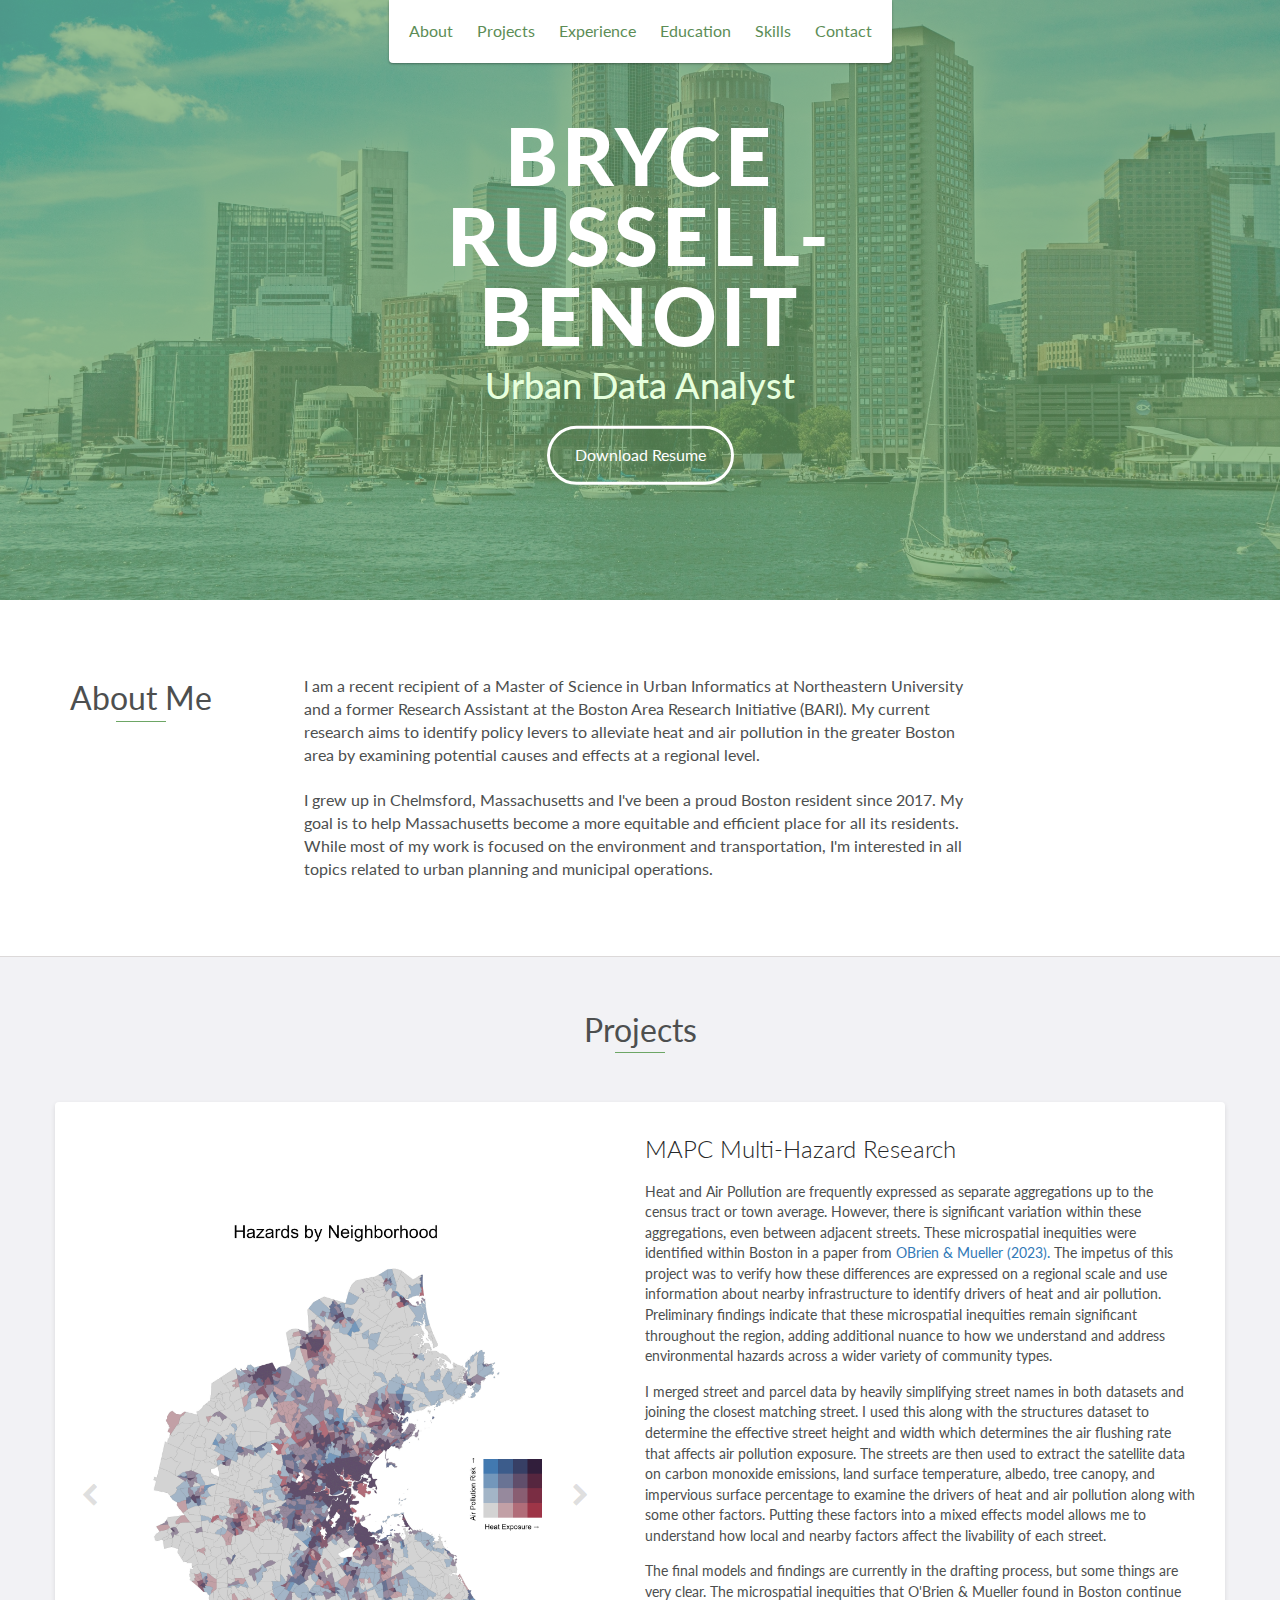
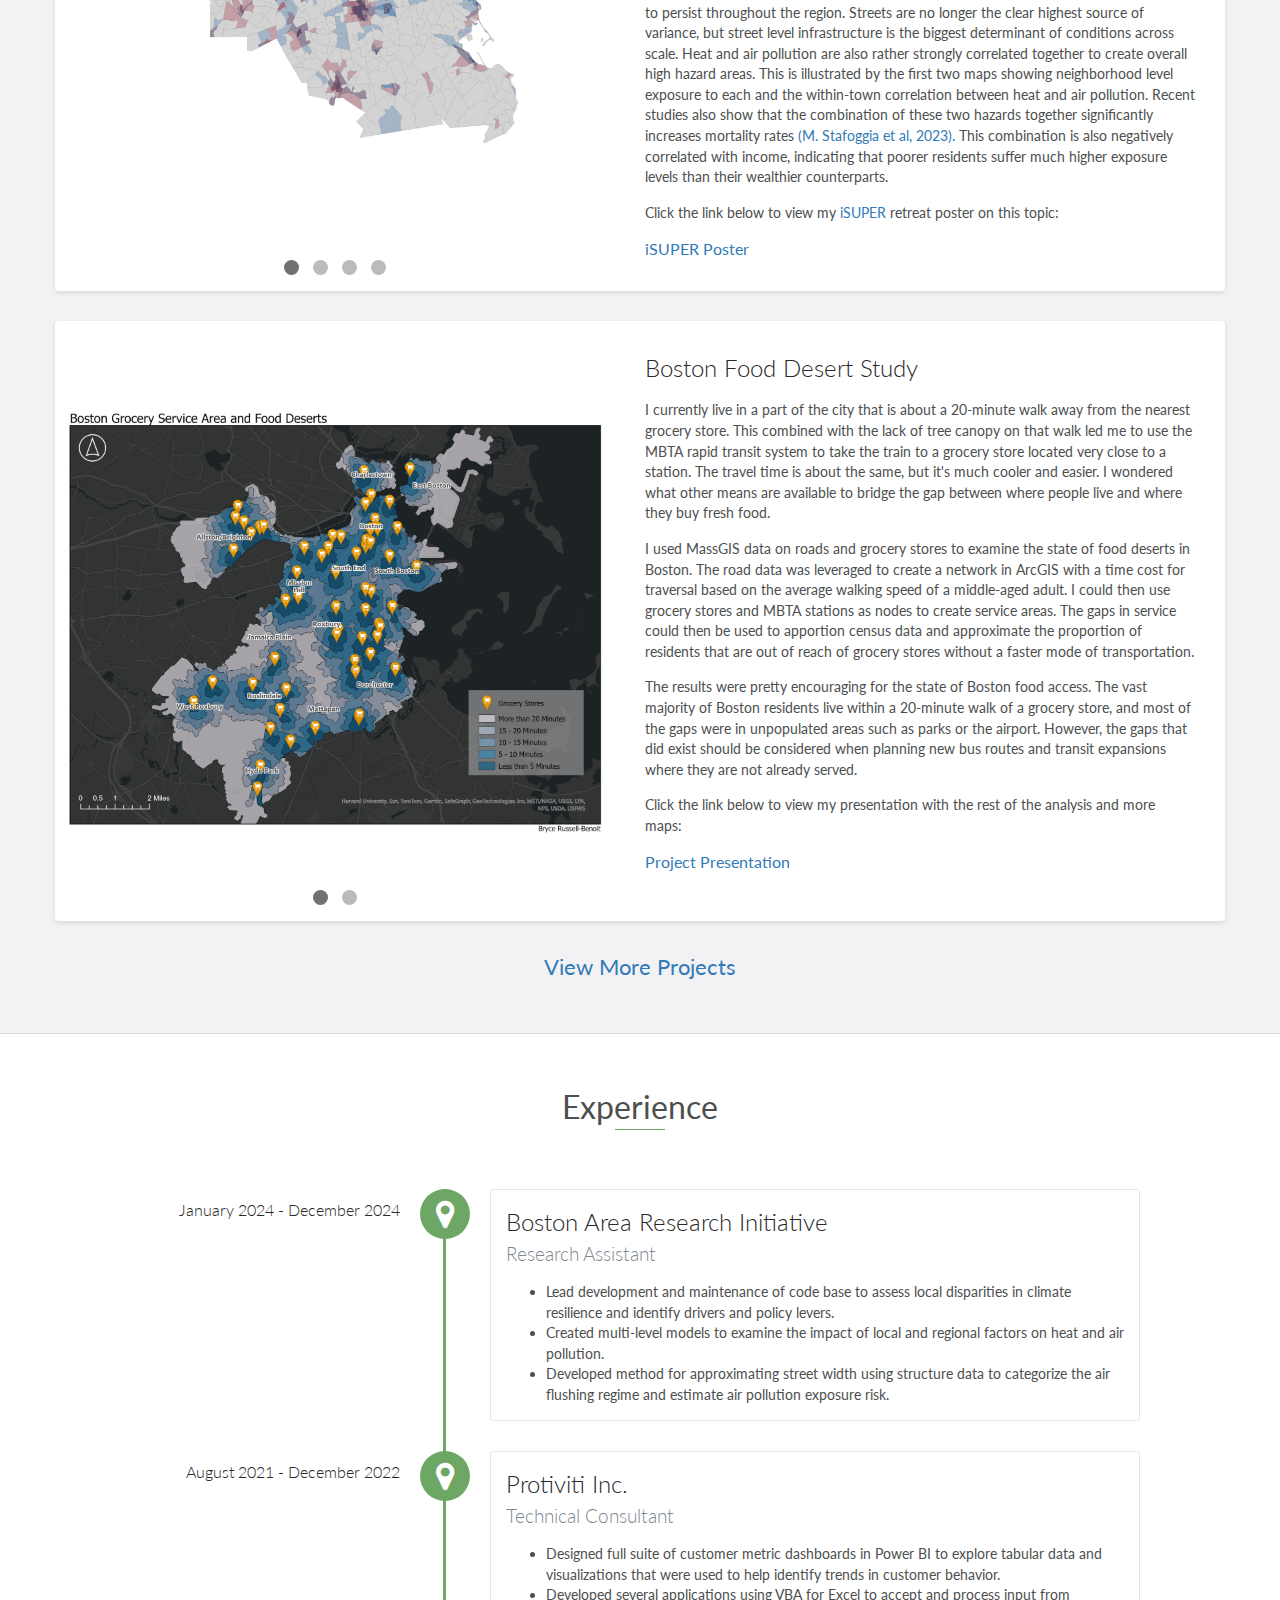
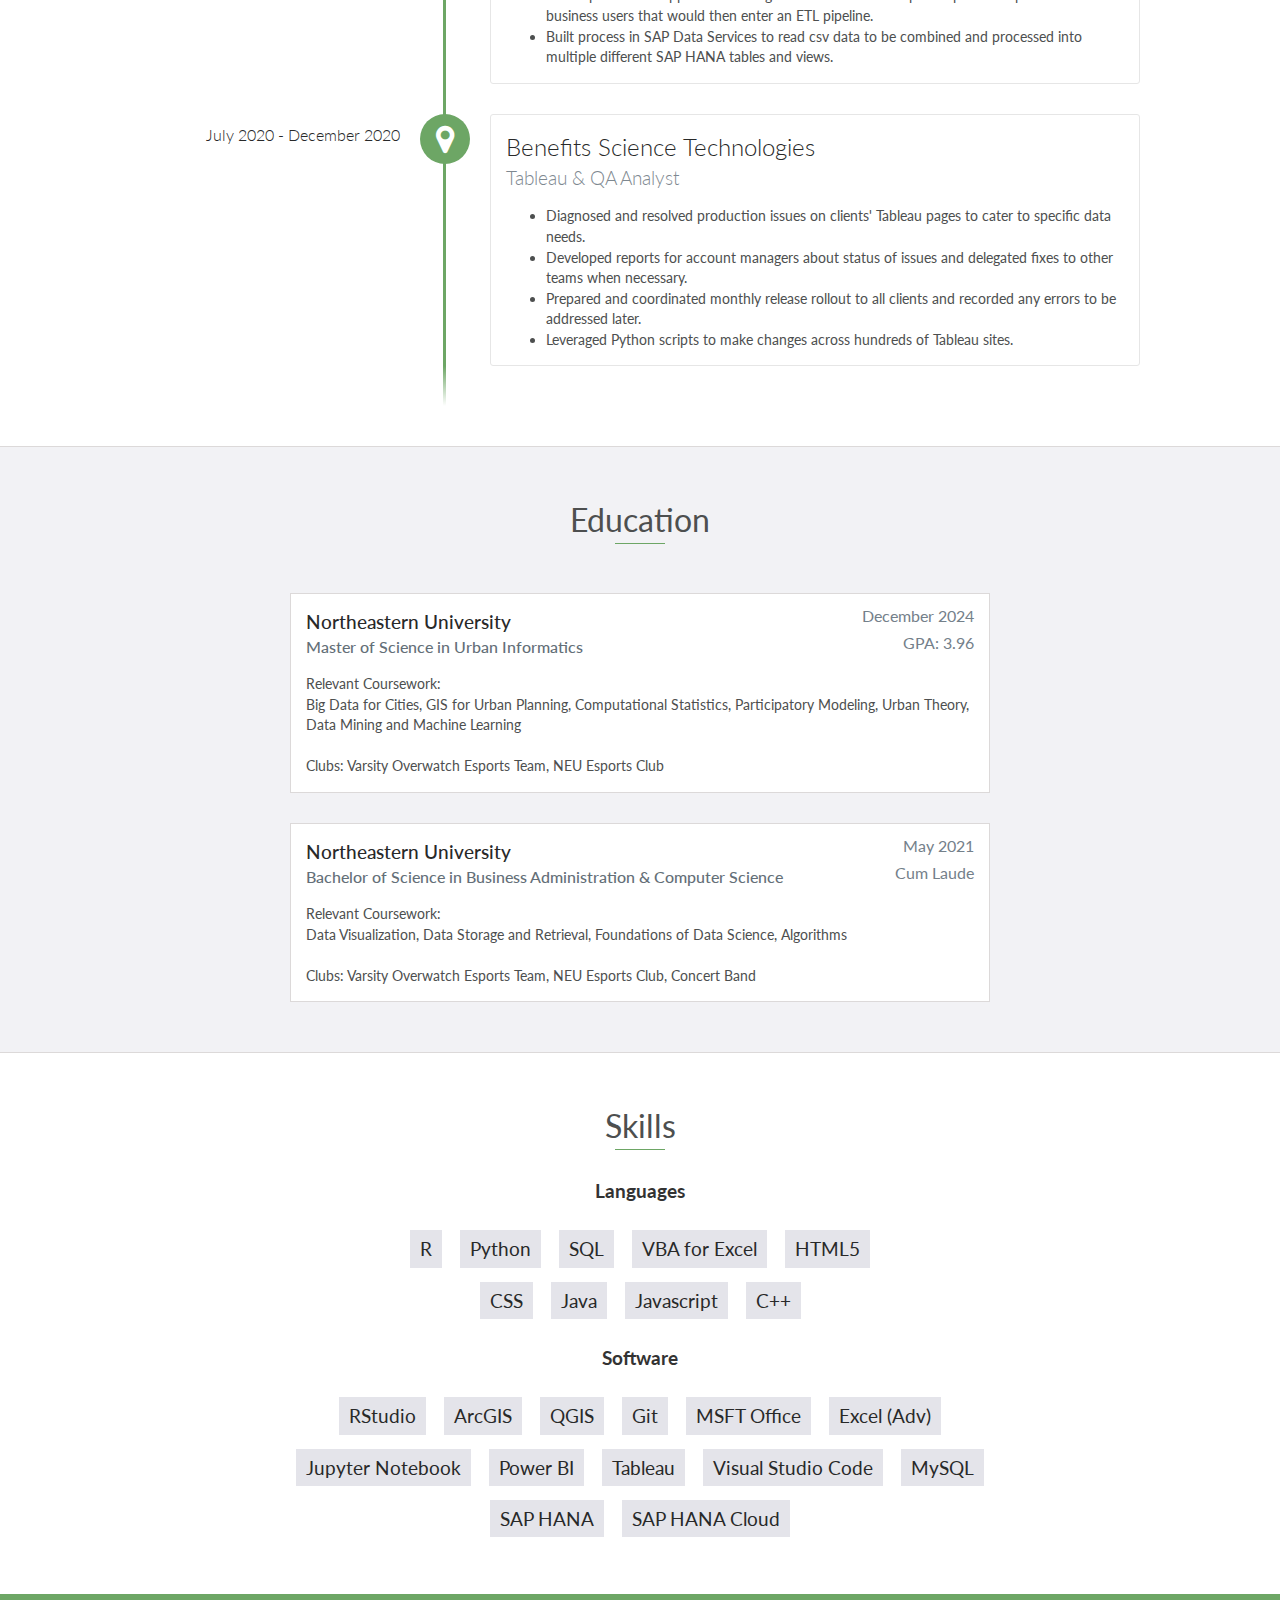
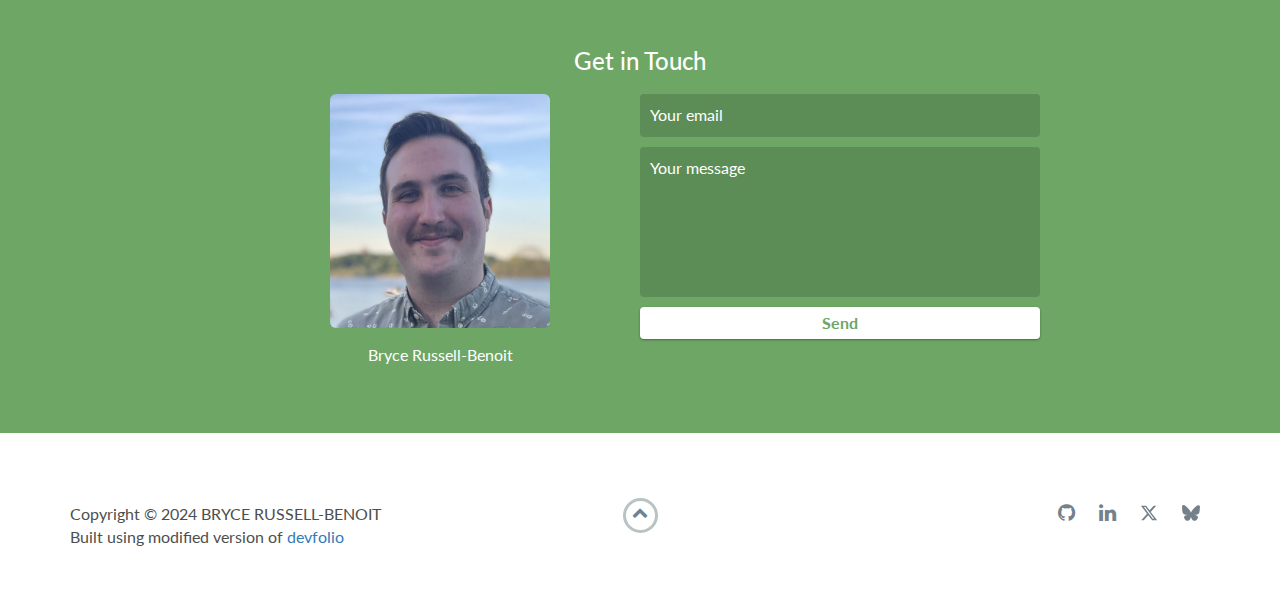
<file: index.html>
<!DOCTYPE html>
<html class="no-js" lang="en">
  <head>
    <meta charset="utf-8" />
    <meta http-equiv="X-UA-Compatible" content="IE=edge" />
    <meta name="viewport" content="width=device-width, initial-scale=1" />
    <title>Bryce Russell-Benoit</title>
    <link rel="shortcut icon" href="./assets/mass.png" type="image/x-icon" />
    <link rel="icon" href="./assets/mass.png" />
    <link
      href="https://fonts.googleapis.com/css?family=Lato:300,400,700,900"
      rel="stylesheet"
    />
    <link rel="stylesheet" href="libs/font-awesome/css/font-awesome.min.css" />
    <link href="css/bootstrap.min.css" rel="stylesheet" />
    <link href="css/styles.css" rel="stylesheet" />
  </head>

  <body>
    <div id="mobile-menu-open" class="shadow-large">
      <i class="fa fa-bars" aria-hidden="true"></i>
    </div>
    <!-- End #mobile-menu-toggle -->
    <header>
      <div id="mobile-menu-close">
        <span>Close</span> <i class="fa fa-times" aria-hidden="true"></i>
      </div>
      <ul id="menu" class="shadow">
        <li>
          <a href="#about">About</a>
        </li>
        <li>
          <a href="#projects">Projects</a>
        </li>
        <li>
          <a href="#experience">Experience</a>
        </li>
        <li>
          <a href="#education">Education</a>
        </li>
        <li>
          <a href="#skills">Skills</a>
        </li>
        <li>
          <a href="#contact">Contact</a>
        </li>
      </ul>
    </header>
    <!-- End header -->

    <div id="lead">
      <div id="lead-content">
        <h1>
          Bryce <br />
          Russell-Benoit
        </h1>
        <h2>Urban Data Analyst</h2>
        <a
          href="./assets/Bryce Russell-Benoit Resume.pdf"
          target="_blank"
          class="btn-rounded-white"
          >Download Resume</a
        >
      </div>
      <!-- End #lead-content -->

      <div id="lead-overlay"></div>
    </div>
    <!-- End #lead -->

    <div id="about">
      <div class="container">
        <div class="row">
          <div class="col-md-4">
            <h2 class="heading">About Me</h2>
          </div>
          <div class="col-md-8">
            <p>
              I am a recent recipient of a Master of Science in Urban
              Informatics at Northeastern University and a former Research
              Assistant at the Boston Area Research Initiative (BARI). My
              current research aims to identify policy levers to alleviate heat
              and air pollution in the greater Boston area by examining
              potential causes and effects at a regional level.
              <br /><br />

              I grew up in Chelmsford, Massachusetts and I've been a proud
              Boston resident since 2017. My goal is to help Massachusetts
              become a more equitable and efficient place for all its residents.
              While most of my work is focused on the environment and
              transportation, I'm interested in all topics related to urban
              planning and municipal operations.
            </p>
          </div>
        </div>
      </div>
    </div>
    <!-- End #about -->

    <div id="projects" class="background-alt">
      <h2 class="heading">Projects</h2>
      <div class="container">
        <div class="row">
          <div id="Multi-Hazard" class="project shadow-large">
            <div id="carousel1" class="project-carousel">
              <div class="mySlides fade">
                <img
                  src="./assets/MultiHazard_geo.jpg"
                  alt="Map showing bivariate map of heat and air pollution risk"
                />
              </div>
              <div class="mySlides fade">
                <img
                  src="./assets/Hazard_Corr_town.jpg"
                  alt="Map showing the within-town correlation between heat and air pollution"
                />
              </div>
              <div class="mySlides fade">
                <img
                  src="./assets/Chelsea_heat.jpg"
                  alt="Map showing the streets of Chelsea and how hot they are"
                />
              </div>
              <div class="mySlides fade">
                <img
                  src="./assets/Chelsea_Risk.jpg"
                  alt="Map showing the streets of Chelsea and their individual air pollution risk"
                />
              </div>
              <!-- Next and previous buttons with Font Awesome -->
              <a class="prev" onclick="plusSlides(-1, 1)">
                <i class="fa fa-chevron-left"></i>
              </a>
              <a class="next" onclick="plusSlides(1, 1)">
                <i class="fa fa-chevron-right"></i>
              </a>
              <!-- The dots/circles within the carousel -->
              <div class="dot-container">
                <span class="dot" onclick="currentSlide(1, 1)"></span>
                <span class="dot" onclick="currentSlide(2, 1)"></span>
                <span class="dot" onclick="currentSlide(3, 1)"></span>
                <span class="dot" onclick="currentSlide(4, 1)"></span>
              </div>
            </div>
            <!-- End .project-carousel -->
            <div class="project-info">
              <h3>MAPC Multi-Hazard Research</h3>
              <p>
                Heat and Air Pollution are frequently expressed as separate
                aggregations up to the census tract or town average. However,
                there is significant variation within these aggregations, even
                between adjacent streets. These microspatial inequities were
                identified within Boston in a paper from
                <a
                  href="https://www.mdpi.com/2071-1050/15/4/2984"
                  target="_blank"
                >
                  OBrien & Mueller (2023).
                </a>
                The impetus of this project was to verify how these differences
                are expressed on a regional scale and use information about
                nearby infrastructure to identify drivers of heat and air
                pollution. Preliminary findings indicate that these microspatial
                inequities remain significant throughout the region, adding
                additional nuance to how we understand and address environmental
                hazards across a wider variety of community types.
              </p>
              <p>
                I merged street and parcel data by heavily simplifying street
                names in both datasets and joining the closest matching street.
                I used this along with the structures dataset to determine the
                effective street height and width which determines the air
                flushing rate that affects air pollution exposure. The streets
                are then used to extract the satellite data on carbon monoxide
                emissions, land surface temperature, albedo, tree canopy, and
                impervious surface percentage to examine the drivers of heat and
                air pollution along with some other factors. Putting these
                factors into a mixed effects model allows me to understand how
                local and nearby factors affect the livability of each street.
              </p>
              <p>
                The final models and findings are currently in the drafting
                process, but some things are very clear. The microspatial
                inequities that O'Brien & Mueller found in Boston continue to
                persist throughout the region. Streets are no longer the clear
                highest source of variance, but street level infrastructure is
                the biggest determinant of conditions across scale. Heat and air
                pollution are also rather strongly correlated together to create
                overall high hazard areas. This is illustrated by the first two
                maps showing neighborhood level exposure to each and the
                within-town correlation between heat and air pollution. Recent
                studies also show that the combination of these two hazards
                together significantly increases mortality rates

                <a
                  href="https://www.sciencedirect.com/science/article/pii/S0160412023000983"
                  target="_blank"
                >
                  (M. Stafoggia et al, 2023).
                </a>
                This combination is also negatively correlated with income,
                indicating that poorer residents suffer much higher exposure
                levels than their wealthier counterparts.
              </p>
              <p>
                Click the link below to view my
                <a
                  href="https://impactengines.northeastern.edu/ie/isuper/"
                  target="_blank"
                >
                  iSUPER
                </a>
                retreat poster on this topic:
              </p>
              <a href="./assets/MultiHazard-Poster.pdf" target="_blank"
                >iSUPER Poster
              </a>
            </div>
            <!-- End .project-info -->
          </div>
          <!-- End .project -->

          <div id="Food Desert" class="project shadow-large">
            <div id="carousel2" class="project-carousel">
              <div class="mySlides fade">
                <img
                  src="./assets/grocery-service-area.jpg"
                  alt="Map showing which parts of Boston are within a 20 minute walk of a grocery store"
                />
              </div>
              <div class="mySlides fade">
                <img
                  src="./assets/grocery-transit.jpg"
                  alt="Map showing which parts of Boston are within a 15 minute walk to a T station"
                />
              </div>
              <!-- Next and previous buttons with Font Awesome -->
              <a class="prev" onclick="plusSlides(-1, 2)">
                <i class="fa fa-chevron-left"></i>
              </a>
              <a class="next" onclick="plusSlides(1, 2)">
                <i class="fa fa-chevron-right"></i>
              </a>
              <!-- The dots/circles within the carousel -->
              <div class="dot-container">
                <span class="dot" onclick="currentSlide(1, 2)"></span>
                <span class="dot" onclick="currentSlide(2, 2)"></span>
              </div>
            </div>
            <!-- End .project-carousel -->
            <div class="project-info">
              <h3>Boston Food Desert Study</h3>
              <p>
                I currently live in a part of the city that is about a 20-minute
                walk away from the nearest grocery store. This combined with the
                lack of tree canopy on that walk led me to use the MBTA rapid
                transit system to take the train to a grocery store located very
                close to a station. The travel time is about the same, but it's
                much cooler and easier. I wondered what other means are
                available to bridge the gap between where people live and where
                they buy fresh food.
              </p>
              <p>
                I used MassGIS data on roads and grocery stores to examine the
                state of food deserts in Boston. The road data was leveraged to
                create a network in ArcGIS with a time cost for traversal based
                on the average walking speed of a middle-aged adult. I could
                then use grocery stores and MBTA stations as nodes to create
                service areas. The gaps in service could then be used to
                apportion census data and approximate the proportion of
                residents that are out of reach of grocery stores without a
                faster mode of transportation.
              </p>
              <p>
                The results were pretty encouraging for the state of Boston food
                access. The vast majority of Boston residents live within a
                20-minute walk of a grocery store, and most of the gaps were in
                unpopulated areas such as parks or the airport. However, the
                gaps that did exist should be considered when planning new bus
                routes and transit expansions where they are not already served.
              </p>
              <p>
                Click the link below to view my presentation with the rest of
                the analysis and more maps:
              </p>
              <a
                href="./assets/Boston Food Deserts and Transit Presentation.pdf"
                target="_blank"
                >Project Presentation
              </a>
            </div>
            <!-- End .project-info -->
          </div>
          <!-- End .project -->

          <!-- View More Projects  -->
          <a
            id="view-more-projects"
            href="#"
            style="font-size: 22px; text-decoration: none"
          >
            View More Projects</a
          >

          <div id="more-projects" class="row">
            <div id="BlueBikes" class="project shadow-large">
              <div id="carousel3" class="project-carousel">
                <div class="mySlides fade">
                  <img
                    src="./assets/BlueBikes-hours.jpg"
                    alt="Bar graph showing the amount of bluebikes trips that started at each hour of the day by user type"
                  />
                </div>
                <div class="mySlides fade">
                  <img
                    src="./assets/BlueBikes-weekday.jpg"
                    alt="Bar graph showing BlueBikes usage by day of the week, separated into Customer and Subscriber segments"
                  />
                </div>
                <div class="mySlides fade">
                  <img
                    src="./assets/BlueBikes-duration.jpg"
                    alt="Histogram that shows the most common trip lengths by second, separated into Customer and Subscriber segments"
                  />
                </div>
                <!-- Next and previous buttons with Font Awesome -->
                <a class="prev" onclick="plusSlides(-1, 3)">
                  <i class="fa fa-chevron-left"></i>
                </a>
                <a class="next" onclick="plusSlides(1, 3)">
                  <i class="fa fa-chevron-right"></i>
                </a>
                <!-- The dots/circles within the carousel -->
                <div class="dot-container">
                  <span class="dot" onclick="currentSlide(1, 3)"></span>
                  <span class="dot" onclick="currentSlide(2, 3)"></span>
                  <span class="dot" onclick="currentSlide(3, 3)"></span>
                </div>
              </div>
              <!-- End .project-carousel -->

              <div class="project-info">
                <h3>BlueBikes Equity Analysis</h3>
                <p>
                  BlueBikes has been a resounding success of a program.
                  Ridership numbers have increased consistently, even through
                  the pandemic. However, it's clear that BlueBikes is not
                  equally successful across all neighborhoods and segments of
                  Bostonians. I had the opportunity to talk to a group of high
                  school students primarily from Roxbury about BlueBikes. Most
                  of the students had heard of BlueBikes, but none of them knew
                  anyone who used the system. One student remarked that it
                  seemed pointless to rent a bike when they already had a car
                  that could take them anywhere.
                </p>
                <p>
                  This led me to investigate which demographics were using
                  BlueBikes. BlueBikes releases anonymized data about trips
                  taken each month. My goal was to focus on commuter behavior as
                  that is one of the best use cases for BlueBikes and it helps
                  me make some assumptions for analysis. To do this, I filtered
                  the data to weekdays and BlueBikes subscribers. Only rides
                  started between 7:00 and 9:59 or rides ended between 4:00 and
                  6:59 would count towards each station's total ride count. The
                  aim was to only count ridership from riders' "home" station
                  which I would use to create a model with various census
                  demographics.
                </p>
                <p>
                  The resulting model found a significant relationship with
                  income, GINI (Inequality Measure), and the population
                  proportion Ages 18-34. This affirmed BlueBikes' popularity
                  among college students and hinted at an economic barrier to
                  BlueBikes usage. This study was done before the significant
                  price decrease for income-eligible Boston residents, and the
                  network of stations and bike lanes has only continued to
                  expand. I hope these programs will continue to encourage wider
                  adoption.
                </p>
                <p>
                  The outcome of this project was a guided lesson intended to
                  demonstrate how to extract insights from open data sources.
                  Check out the lesson here:
                </p>
                <a href="./assets/BlueBikes Lesson.pdf" target="_blank"
                  >BlueBikes Guided Lesson</a
                >
              </div>
              <!-- End .project-info -->
            </div>
            <!-- End .project -->

            <div id="EastieFarm" class="project shadow-large">
              <div id="carousel3" class="project-carousel">
                <div class="mySlides fade">
                  <img
                    src="./assets/EastieFarm-Radius-Labels.png"
                    alt="Circular map showing all of Eastie Farm's partner farms where food is sourced for their CSA with rings indicating how far away they are"
                  />
                </div>
              </div>
              <div class="project-info">
                <h3>Eastie Farm Radius Map</h3>
                <p>
                  Community Supported Agriculture (CSA) programs allow people to
                  connect directly with farmers to subscribe to the harvest of
                  one or several partnered farms. This model helps farmers with
                  money upfront at the beginning of the season and helps them
                  sell some less well-known regional crops. It also brings
                  people in to share in the risks of farming so bad harvests
                  from weather or insects will be less likely to put the farm
                  out of commission.
                </p>
                <p>
                  I am a long-time CSA subscriber at my neighborhood's local
                  community organization called
                  <a href="https://eastiefarm.com/" target="_blank"
                    >Eastie Farm.</a
                  >
                  This organization is a hugely important community asset with a
                  "pick your price" style of CSA shares allowing more fortunate
                  residents to support their neighbors. I love having access to
                  fresh and local food and learning to cook with produce that I
                  never used before through their CSA program which has grown
                  massively over the last few years. They also organize many
                  local events to educate and strengthen community ties.
                </p>
                <p>
                  When a staff member sent out an email asking for people with
                  GIS experience, I was quick to respond and offer myself up to
                  help. They wanted a map to highlight their CSA partner farms
                  and show where they all are. We eventually landed on the map
                  on the left here with a combination of individual and
                  aggregated farms to highlight individuals where possible but
                  prevent farms from overlapping.
                </p>
                <p>
                  I'm looking forward to continuing to work with Eastie Farm
                  whenever they need to create maps in GIS. I'm also looking
                  forward to continuing to support this wonderful organization
                  and local farmers.
                </p>
                <p>
                  If you aren't already, consider joining a local CSA. See if
                  there are any close to you:
                </p>
                <a
                  href="https://www.localharvest.org/boston-ma/csa"
                  target="_blank"
                  >Massachusetts CSA List</a
                >
              </div>
              <!-- End .project-info -->
            </div>
          </div>
        </div>
      </div>
    </div>
    <!-- End #projects -->

    <div id="experience" class="background">
      <h2 class="heading">Experience</h2>
      <div id="experience-timeline">
        <div data-date="January 2024 - December 2024">
          <h3>Boston Area Research Initiative</h3>
          <h4>Research Assistant</h4>
          <ul>
            <li>
              Lead development and maintenance of code base to assess local
              disparities in climate resilience and identify drivers and policy
              levers.
            </li>
            <li>
              Created multi-level models to examine the impact of local and
              regional factors on heat and air pollution.
            </li>
            <li>
              Developed method for approximating street width using structure
              data to categorize the air flushing regime and estimate air
              pollution exposure risk.
            </li>
          </ul>
        </div>

        <div data-date="August 2021 - December 2022">
          <h3>Protiviti Inc.</h3>
          <h4>Technical Consultant</h4>
          <ul>
            <li>
              Designed full suite of customer metric dashboards in Power BI to
              explore tabular data and visualizations that were used to help
              identify trends in customer behavior.
            </li>
            <li>
              Developed several applications using VBA for Excel to accept and
              process input from business users that would then enter an ETL
              pipeline.
            </li>
            <li>
              Built process in SAP Data Services to read csv data to be combined
              and processed into multiple different SAP HANA tables and views.
            </li>
          </ul>
        </div>

        <div data-date="July 2020 - December 2020">
          <h3>Benefits Science Technologies</h3>
          <h4>Tableau & QA Analyst</h4>
          <ul>
            <li>
              Diagnosed and resolved production issues on clients' Tableau pages
              to cater to specific data needs.
            </li>
            <li>
              Developed reports for account managers about status of issues and
              delegated fixes to other teams when necessary.
            </li>
            <li>
              Prepared and coordinated monthly release rollout to all clients
              and recorded any errors to be addressed later.
            </li>
            <li>
              Leveraged Python scripts to make changes across hundreds of
              Tableau sites.
            </li>
          </ul>
        </div>
      </div>
    </div>
    <!-- End #experience -->

    <div id="education" class="background-alt">
      <h2 class="heading">Education</h2>
      <div class="education-block">
        <h3>Northeastern University</h3>
        <span class="education-date"> December 2024 </span>
        <h4>Master of Science in Urban Informatics</h4>
        <span class="education-date"> GPA: 3.96</span>
        <p>
          Relevant Coursework: <br />
          Big Data for Cities, GIS for Urban Planning, Computational Statistics,
          Participatory Modeling, Urban Theory, Data Mining and Machine Learning
          <br /><br />
          Clubs: Varsity Overwatch Esports Team, NEU Esports Club
        </p>
      </div>
      <!-- End .education-block -->

      <div class="education-block">
        <h3>Northeastern University</h3>
        <span class="education-date">May 2021</span>
        <h4>
          Bachelor of Science in Business Administration & Computer Science
        </h4>
        <span class="education-date"> Cum Laude </span>
        <p>
          Relevant Coursework: <br />
          Data Visualization, Data Storage and Retrieval, Foundations of Data
          Science, Algorithms
          <br /><br />
          Clubs: Varsity Overwatch Esports Team, NEU Esports Club, Concert Band
        </p>
      </div>
      <!-- End .education-block -->
    </div>
    <!-- End #education -->

    <div id="skills">
      <h2 class="heading">Skills</h2>
      <h3>Languages</h3>
      <ul>
        <li>R</li>
        <li>Python</li>
        <li>SQL</li>
        <li>VBA for Excel</li>
        <li>HTML5</li>
        <br />
        <li>CSS</li>
        <li>Java</li>
        <li>Javascript</li>
        <li>C++</li>
      </ul>

      <h3>Software</h3>
      <ul>
        <li>RStudio</li>
        <li>ArcGIS</li>
        <li>QGIS</li>
        <li>Git</li>
        <li>MSFT Office</li>
        <li>Excel (Adv)</li>
        <li>Jupyter Notebook</li>
        <li>Power BI</li>
        <li>Tableau</li>
        <li>Visual Studio Code</li>
        <li>MySQL</li>
        <li>SAP HANA</li>
        <li>SAP HANA Cloud</li>
      </ul>
    </div>
    <!-- End #skills -->

    <div id="contact">
      <h2>Get in Touch</h2>
      <div class="contact-container">
        <div class="contact-left">
          <img src="./assets/me.jpg" alt="Contact Image" />
          <p>Bryce Russell-Benoit</p>
        </div>
        <div class="contact-right">
          <div id="contact-form">
            <form
              method="POST"
              target="_blank"
              action="https://formspree.io/f/xdknvrgd"
            >
              <input
                type="hidden"
                name="_subject"
                value="Contact request from personal website"
              />
              <input
                type="email"
                name="_replyto"
                placeholder="Your email"
                required
              />
              <textarea
                name="message"
                placeholder="Your message"
                required
              ></textarea>
              <button type="submit">Send</button>
            </form>
          </div>
          <!-- End #contact-form -->
        </div>
        <!-- End .contact-right -->
      </div>
      <!-- End .contact-container -->
    </div>
    <!-- End #contact -->

    <footer>
      <div class="container">
        <div class="row">
          <div class="col-sm-5 copyright">
            <p>
              Copyright &copy; <span id="current-year">2024</span> BRYCE
              RUSSELL-BENOIT
            </p>
            <p>
              Built using modified version of
              <a
                target="_blank"
                href="https://github.com/RyanFitzgerald/devportfolio"
                >devfolio</a
              >
            </p>
          </div>
          <div class="col-sm-2 top">
            <span id="to-top">
              <i class="fa fa-chevron-up" aria-hidden="true"></i>
            </span>
          </div>
          <div class="col-sm-5 social">
            <ul>
              <li>
                <a href="https://github.com/brycecubes" target="_blank"
                  ><i class="fa fa-github" aria-hidden="true"></i
                ></a>
              </li>
              <li>
                <a
                  href="https://linkedin.com/in/bryce-russell-benoit/"
                  target="_blank"
                  ><i class="fa fa-linkedin" aria-hidden="true"></i
                ></a>
              </li>
              <li>
                <a href="https://x.com/BryceBenoit" target="_blank">
                  <svg
                    xmlns="http://www.w3.org/2000/svg"
                    viewBox="0 0 512 512"
                    fill="currentColor"
                  >
                    <path
                      d="M389.2 48h70.6L305.6 224.2 487 464H345L233.7 318.6 106.5 464H35.8L200.7 275.5 26.8 48H172.4L272.9 180.9 389.2 48zM364.4 421.8h39.1L151.1 88h-42L364.4 421.8z"
                    />
                  </svg>
                </a>
              </li>
              <li>
                <a
                  href="https://bsky.app/profile/brycerb.bsky.social"
                  target="_blank"
                >
                  <svg
                    xmlns="http://www.w3.org/2000/svg"
                    viewBox="0 0 512 512"
                    fill="currentColor"
                  >
                    <path
                      d="M111.8 62.2C170.2 105.9 233 194.7 256 242.4c23-47.6 85.8-136.4 144.2-180.2c42.1-31.6 110.3-56 110.3 21.8c0 15.5-8.9 130.5-14.1 149.2C478.2 298 412 314.6 353.1 304.5c102.9 17.5 129.1 75.5 72.5 133.5c-107.4 110.2-154.3-27.6-166.3-62.9l0 0c-1.7-4.9-2.6-7.8-3.3-7.8s-1.6 3-3.3 7.8l0 0c-12 35.3-59 173.1-166.3 62.9c-56.5-58-30.4-116 72.5-133.5C100 314.6 33.8 298 15.7 233.1C10.4 214.4 1.5 99.4 1.5 83.9c0-77.8 68.2-53.4 110.3-21.8z"
                    />
                  </svg>
                </a>
              </li>
            </ul>
          </div>
        </div>
      </div>
    </footer>
    <!-- End footer -->

    <script src="https://ajax.googleapis.com/ajax/libs/jquery/1.12.4/jquery.min.js"></script>
    <script src="js/scripts.min.js"></script>
  </body>
</html>
</file>
<file: css/styles.css>
/*!
    Title: Dev Portfolio Template
    Version: 1.2.2
    Last Change: 03/25/2020
    Author: Ryan Fitzgerald
    Repo: https://github.com/RyanFitzgerald/devportfolio-template
    Issues: https://github.com/RyanFitzgerald/devportfolio-template/issues

    Description: This file contains all the styles associated with the page
    that don't come from third party libraries. This file gets compiled using
    Gulp and send to the /css folder which is then loaded on the page.
*/
body {
  font-family: "Lato", sans-serif;
  font-size: 16px;
}
body.active {
  overflow: hidden;
  z-index: -1;
}

.no-js #experience-timeline > div {
  background: #fff;
  padding: 10px;
  margin-bottom: 10px;
  border: 1px solid #dcd9d9;
}
.no-js #experience-timeline > div h3 {
  font-size: 1.5em;
  font-weight: 300;
  color: #1e1f1f;
  display: inline-block;
  margin: 0;
}
.no-js #experience-timeline > div h4 {
  font-size: 1.2em;
  font-weight: 300;
  color: #7e8890;
  margin: 0 0 15px 0;
}
.no-js #experience-timeline > div p {
  color: #4d4f4f;
  font-size: 0.9em;
  margin: 0;
}
.no-js #experience-timeline:before,
.no-js #experience-timeline:after {
  content: none;
}
@keyframes dropHeader {
  0% {
    transform: translateY(-100%);
  }
  100% {
    transform: translateY(0);
  }
}
header {
  position: absolute;
  top: 0;
  left: 0;
  right: 0;
  text-align: center;
  z-index: 10;
  animation-name: dropHeader;
  animation-iteration-count: 1;
  animation-timing-function: ease;
  animation-duration: 0.75s;
}
header ul {
  display: inline-block;
  background: #fff;
  text-align: center;
  padding: 10px;
  margin: 0;
  border-bottom-right-radius: 4px;
  border-bottom-left-radius: 4px;
}
header li {
  display: inline-block;
}
header a {
  display: block;
  color: #5c8d56;
  padding: 10px;
}
header a:hover {
  color: #5c8d56;
  text-decoration: none;
  background: #eee;
  border-radius: 4px;
}
header a:focus {
  color: #527c4c;
  text-decoration: none;
}
header.active {
  display: block;
}
header.sticky {
  position: fixed;
  z-index: 999;
}
#menu.active {
  display: block;
}
#mobile-menu-open {
  display: none;
  cursor: pointer;
  position: fixed;
  right: 15px;
  top: 10px;
  color: #6da665;
  font-size: 1.5em;
  z-index: 20;
  padding: 0 7px;
  border-radius: 4px;
  background: #fff;
}
#mobile-menu-close {
  display: none;
  text-align: right;
  width: 100%;
  background: #fff;
  font-size: 1.5em;
  padding-right: 15px;
  padding-top: 10px;
  cursor: pointer;
  color: #6da665;
}
#mobile-menu-close span {
  font-size: 0.5em;
  text-transform: uppercase;
}
#mobile-menu-close i {
  vertical-align: middle;
}
footer {
  padding: 50px 0;
}
.copyright {
  padding-top: 20px;
}
.copyright p {
  margin: 0;
  color: #4d4f4f;
}
.top {
  text-align: center;
}
.top span {
  cursor: pointer;
  display: block;
  margin: 15px auto 0 auto;
  width: 35px;
  height: 35px;
  border-radius: 50%;
  border: 3px solid #b9c3c4;
  text-align: center;
}
.top i {
  color: #74808a;
}
.top img {
  color: #74808a; /* SVGs use 'fill' for color in the inline SVG code */
  width: 1em; /* Match size to your design */
  height: 1em; /* Match size to your design */
}
.social {
  text-align: right;
}
.social ul {
  margin: 5px 0 0 0;
  padding: 0;
}
.social li {
  display: inline-block;
  font-size: 1.25em;
  list-style: none;
}
.social a {
  display: inline-block;
  color: #74808a;
  padding: 10px; /* Padding for all icons */
  text-decoration: none; /* Clean appearance */
}

.social a svg {
  width: 0.9em; /* Match size to font icons */
  height: 0.9em; /* Match size to font icons */
  vertical-align: middle; /* Align with other icons */
  box-sizing: content-box; /* Ensure padding behaves like for <i> */
  transform: translateY(-2px); /* Nudge upwards */
}

.social a:hover {
  color: #6da665; /* Hover effect for font icons */
}

.social a:hover svg {
  fill: #6da665; /* Ensure SVG changes color on hover */
}

.btn-rounded-white {
  display: inline-block;
  color: #fff;
  padding: 15px 25px;
  border: 3px solid #fff;
  border-radius: 30px;
  transition: 0.5s ease all;
}
.btn-rounded-white:hover {
  color: #6da665;
  background: #fff;
  text-decoration: none;
}
.shadow {
  box-shadow: 0 1px 3px rgba(0, 0, 0, 0.12), 0 1px 2px rgba(0, 0, 0, 0.24);
}
.shadow-large {
  box-shadow: 0 3px 6px rgba(0, 0, 0, 0.08), 0 3px 6px rgba(0, 0, 0, 0.15);
}
.heading {
  position: relative;
  display: inline-block;
  font-size: 2em;
  font-weight: 400;
  margin: 0 0 30px 0;
}
.heading:after {
  position: absolute;
  content: "";
  top: 100%;
  height: 1px;
  width: 50px;
  left: 0;
  right: 0;
  margin: 0 auto;
  background: #6da665;
}
.background-alt {
  background: #f2f2f5;
}
#lead {
  position: relative;
  height: 100vh;
  min-height: 400px;
  max-height: 600px;
  background: url(../assets/boston.jpg);
  background-size: cover;
  padding: 10px;
  overflow: hidden;
}
#lead-content {
  position: absolute;
  z-index: 10;
  top: 50%;
  left: 50%;
  transform: translate(-50%, -50%);
  text-align: center;
}
#lead-content h1,
#lead-content h2 {
  margin: 0;
}
#lead-content h1 {
  color: #fff;
  font-weight: 900;
  font-size: 5em;
  text-transform: uppercase;
  letter-spacing: 0.05em;
  line-height: 1em;
  padding-bottom: 5px;
}
#lead-content h2 {
  color: #e6ffdd;
  font-weight: 500;
  font-size: 2.25em;
  margin-bottom: 15px;
}
#lead-overlay {
  position: absolute;
  height: 100%;
  width: 100%;
  top: 0;
  right: 0;
  bottom: 0;
  left: 0;
  background: rgba(109, 166, 101, 0.7);
  z-index: 1;
}
#lead-down {
  position: absolute;
  left: 0;
  right: 0;
  width: 100%;
  text-align: center;
  z-index: 10;
  bottom: 15px;
  color: #fff;
}
#lead-down span {
  cursor: pointer;
  display: block;
  margin: 0 auto;
  width: 35px;
  height: 35px;
  border-radius: 50%;
  border: 3px solid #c1ddbd;
  text-align: center;
}
#lead-down i {
  animation: pulsate 1.5s ease;
  animation-iteration-count: infinite;
  padding-top: 5px;
}
@keyframes pulsate {
  0% {
    transform: scale(1, 1);
  }
  50% {
    transform: scale(1.2, 1.2);
  }
  100% {
    transform: scale(1, 1);
  }
}
#about {
  padding: 75px 15px;
  border-bottom: 1px solid #dcd9d9;
}
#about h2 {
  color: #4d4f4f;
}
#about p {
  color: #4d4f4f;
  margin: 0;
}
#experience {
  padding: 50px 15px;
  text-align: center;
  border-bottom: 1px solid #dcd9d9;
}
#experience h2 {
  color: #4d4f4f;
}

#experience ul {
  color: #4d4f4f;
}

#experience-timeline {
  margin: 30px auto 0 auto;
  position: relative;
  max-width: 1000px;
}
#experience-timeline:before {
  position: absolute;
  content: "";
  top: 0;
  bottom: 0;
  left: 303px;
  right: auto;
  height: 100%;
  width: 3px;
  background: #6da665;
  z-index: 0;
}
#experience-timeline:after {
  position: absolute;
  content: "";
  width: 3px;
  height: 40px;
  background: #6da665;
  background: linear-gradient(to bottom, #6da665, rgba(52, 152, 219, 0));
  top: 100%;
  left: 303px;
}
.vtimeline-content {
  margin-left: 350px;
  background: #fff;
  border: 1px solid #e6e6e6;
  padding: 15px;
  border-radius: 3px;
  text-align: left;
}
.vtimeline-content h3 {
  font-size: 1.5em;
  font-weight: 300;
  color: #282929;
  display: inline-block;
  margin: 0;
}
.vtimeline-content h4 {
  font-size: 1.2em;
  font-weight: 300;
  color: #7e8890;
  margin: 0 0 15px 0;
}
.vtimeline-content p {
  color: #4d4f4f;
  font-size: 0.9em;
  margin: 0;
}
.vtimeline-content ul {
  color: #74808a;
  font-size: 0.9em;
  margin: 0;
}
.vtimeline-point {
  position: relative;
  display: block;
  vertical-align: top;
  margin-bottom: 30px;
}
.vtimeline-icon {
  position: relative;
  color: #fff;
  width: 50px;
  height: 50px;
  background: #6da665;
  border-radius: 50%;
  float: left;
  z-index: 99;
  margin-left: 280px;
}
.vtimeline-icon i {
  display: block;
  font-size: 2em;
  margin-top: 10px;
}
.vtimeline-date {
  width: 260px;
  text-align: right;
  position: absolute;
  left: 0;
  top: 10px;
  font-weight: 300;
  color: #282929;
}
#education {
  padding: 50px 15px 20px 15px;
  border-bottom: 1px solid #dcd9d9;
  text-align: center;
}
#education h2 {
  color: #4d4f4f;
  margin-bottom: 50px;
}
.education-block {
  background: #ffff;
  max-width: 700px;
  margin: 0 auto 30px auto;
  padding: 15px;
  border: 1px solid #dcd9d9;
  text-align: left;
}
.education-block h3 {
  font-weight: 500;
  float: left;
  margin: 0;
  color: #282929;
}
.education-block span {
  color: #74808a;
  float: right;
  line-height: 0.9;
}
.education-block h4 {
  color: #646f78;
  float: left;
  clear: both;
  font-weight: 500;
  margin: 0 0 15px 0;
}
.education-block p,
.education-block ul {
  padding-top: 65px;
  margin: 0;
  color: #4d4f4f;
  font-size: 0.9em;
}
.education-block ul {
  padding: 0 0 0 15px;
}
#projects {
  padding: 50px 15px;
  border-bottom: 1px solid #dcd9d9;
  text-align: center;
}

#projects h2 {
  color: #4d4f4f;
  margin-bottom: 50px;
}

.project {
  display: flex;
  max-width: 1200px;
  margin: 0 auto 30px auto;
  background: #fff;
  border-radius: 4px;
  box-shadow: 0 2px 5px rgba(0, 0, 0, 0.1);
  overflow: hidden;
  min-height: 600px;
}

.project-carousel {
  flex: 1;
  display: flex;
  flex-direction: column;
  justify-content: center;
  align-items: center;
  padding: 5px;
  max-width: 50%;
  position: relative;
}

.project-info {
  flex: 1;
  padding: 20px;
  max-width: 50%;
  margin: 15px;
}

.mySlides img {
  width: 100%;
  max-height: 550px;
  object-fit: cover;
}

/* Dots container now inside carousel */
.dot-container {
  text-align: center;
  margin-top: 10px;
  width: 100%; /* Ensures the dots align with the carousel width */
  position: absolute;
  bottom: 10px; /* Positioned below the carousel */
}

/* Navigation buttons */
.prev,
.next {
  cursor: pointer;
  position: absolute;
  top: 50%;
  transform: translateY(-50%);
  padding: 16px;
  color: rgb(255, 0, 0);
  font-size: 18px;
  transition: 0.6s ease;
  /*background-color: rgba(255, 255, 255, 0.5);*/
  border-radius: 50%;
  user-select: none;
  z-index: 1;
}

.next {
  right: 10px;
}

.prev {
  left: 10px;
}

/* Using Font Awesome icons */
.prev i,
.next i {
  font-size: 24px; /* Customize size */
  color: #33333328;
}

.prev:hover i,
.next:hover i {
  color: rgb(65, 65, 65);
}

/* Dots styling */
.dot {
  cursor: pointer;
  height: 15px;
  width: 15px;
  margin: 0 5px;
  background-color: #bbb;
  border-radius: 50%;
  display: inline-block;
  transition: background-color 0.6s ease;
}

.active,
.dot:hover {
  background-color: #717171;
}


@keyframes fade {
  from {
    opacity: 0.4;
  }
  to {
    opacity: 1;
  }
}

.project-image img {
  max-width: 100%; /* Ensure the image fits the container's width */
  max-height: 100%; /* Ensure the image fits within the container's height */
  object-fit: contain; /* Ensure the aspect ratio is maintained */
}
.project-info {
  flex: 1; /* Adjust the size of the info section */
  padding: 15px;
  text-align: left; /* Align text to the left */
}

.project-info h3 {
  font-size: 1.5em;
  font-weight: 300;
  color: #282929;
  margin: 0 0 15px 0;
}

.project-info p {
  color: #4d4f4f;
  margin: 0 0 15px 0;
  font-size: 0.9em;
  vertical-align: middle ;
}

.no-image .project-info {
  position: relative;
  margin: 0;
  padding: 30px 15px;
  transform: none;
}
#more-projects {
  display: none;
}
#skills {
  padding: 50px 15px;
  text-align: center;
}

#skills h2 {
  color: #4d4f4f;
  margin-bottom: 10px;
}
#skills ul {
  display: block;
  margin: 0 auto;
  padding: 0;
  max-width: 800px;
}
#skills li {
  display: inline-block;
  margin: 7px;
  padding: 5px 10px;
  color: #282929;
  background: #e4e4ea;
  list-style: none;
  cursor: default;
  font-size: 1.2em;
}
#contact {
  padding: 50px 15px;
  background: #6da665;
  text-align: center;
}

#contact h2 {
  margin: 0 0 15px 0;
  color: #fff;
  font-weight: 500;
}

.contact-container {
  display: flex;
  justify-content: center;
  align-items: flex-start;
  gap: px; /* Adjust spacing between columns */
}

.contact-left,
.contact-right {
  flex: 1;
  max-width: 400px; /* Optional: adjust as needed */
  color: #fff;
}

.contact-left img {
  width: 55%; /* Make image responsive */
  height: auto; /* Maintain aspect ratio */
  border-radius: 6px;
}

#contact-form input,
#contact-form textarea {
  display: block;
  width: 100%;
  padding: 10px;
  border-radius: 4px;
  border: none;
  margin-bottom: 10px;
  background: #5c8d56;
  color: #fff;
  transition: 0.5s ease all;
}

#contact-form button {
  padding: 10px;
  border: none;
  border-radius: 4px;
  background: #4a7a40; /* Adjust button color */
  color: #fff;
  cursor: pointer;
}

#contact-form input::-webkit-input-placeholder,
#contact-form textarea::-webkit-input-placeholder {
  color: #fff;
}
#contact-form input:-moz-placeholder,
#contact-form textarea:-moz-placeholder {
  color: #fff;
  opacity: 1;
}
#contact-form input::-moz-placeholder,
#contact-form textarea::-moz-placeholder {
  color: #fff;
  opacity: 1;
}
#contact-form input:-ms-input-placeholder,
#contact-form textarea:-ms-input-placeholder {
  color: #fff;
}
#contact-form input:focus,
#contact-form textarea:focus {
  outline: none;
  background: #4e7749;
}
#contact-form textarea {
  height: 150px;
  resize: none;
}
#contact-form button {
  display: block;
  width: 100%;
  background: #fff;
  border-radius: 4px;
  padding: 5px 10px;
  border: none;
  color: #6da665;
  font-weight: 700;
  box-shadow: 0 1px 3px rgba(0, 0, 0, 0.12), 0 1px 2px rgba(0, 0, 0, 0.24);
  transition: 0.5s ease all;
}
#contact-form button:hover {
  box-shadow: 0 10px 20px rgba(0, 0, 0, 0.19), 0 6px 6px rgba(0, 0, 0, 0.23);
}
.optional-section {
  padding: 50px 15px;
  text-align: center;
  border-top: 1px solid #dcd9d9;
}
.optional-section h2 {
  color: #282929;
}
.optional-section-block {
  max-width: 700px;
  margin: 0 auto 30px auto;
  padding: 15px;
  border: 1px solid #dcd9d9;
  background: #fff;
  text-align: left;
}
.optional-section-block h3 {
  font-weight: 500;
  margin: 0 0 15px 0;
  color: #282929;
}
.optional-section-block h4 {
  color: #74808a;
  clear: both;
  font-weight: 500;
  margin: 0 0 15px 0;
}
.optional-section-block p,
.optional-section-block ul {
  margin: 0 0 15px 0;
  color: #74808a;
  font-size: 0.9em;
}
.optional-section-block ul {
  padding: 0 0 0 15px;
}
@media only screen and (max-width: 750px) {
  #experience-timeline:before,
  #experience-timeline:after {
    left: 23px;
  }
  .vtimeline-date {
    width: auto;
    text-align: left;
    position: relative;
    margin-bottom: 15px;
    display: block;
    margin-left: 70px;
  }
  .vtimeline-icon {
    margin-left: 0;
  }
  .vtimeline-content {
    margin-left: 70px;
  }
}
@media only screen and (max-width: 992px) {
  #lead {
    height: auto;
    min-height: auto;
    max-height: auto;
    padding: 100px 15px;
  }
  #lead-content {
    position: relative;
    transform: none;
    left: auto;
    top: auto;
  }
  #lead-content h1 {
    font-size: 3em;
  }
  #lead-content h2 {
    font-size: 1.75em;
  }
  #about {
    text-align: center;
  }
  #about p {
    text-align: left;
  }
}
@media only screen and (max-width: 768px) {
  header {
    position: fixed;
    display: none;
    z-index: 999;
    animation: none;
    bottom: 0;
    height: 100%;
  }
  #mobile-menu-open,
  #mobile-menu-close {
    display: block;
  }
  #menu {
    height: 100%;
    overflow-y: auto;
    box-shadow: none;
    border-radius: 0;
    width: 100%;
  }
  #menu li {
    display: block;
    margin-bottom: 10px;
  }
  #lead-content h1 {
    font-size: 2em;
  }
  #lead-content h2 {
    font-size: 1.3em;
  }
  #lead-content a {
    padding: 10px 20px;
  }
  #lead-down {
    display: none;
  }
  .education-block h3,
  .education-block span {
    float: none;
  }
  .project {
    flex-direction: column;
  }
  
  .project-carousel {
    max-width: 100%;
    padding: 10px
}
  .project-info {
    position: relative;
    margin: 0;
    padding: 30px 15px;
    top: auto;
    transform: none;
    max-width: 100%;
  }
  footer {
    text-align: center;
  }
  .social {
    text-align: center;
  }
}
@media only screen and (max-width: 480px) {
  #lead-content h1 {
    font-size: 1.5em;
  }
  #lead-content h2 {
    font-size: 1em;
  }
  #lead-content a {
    font-size: 0.9em;
    padding: 5px 10px;
  }
}
</file>
